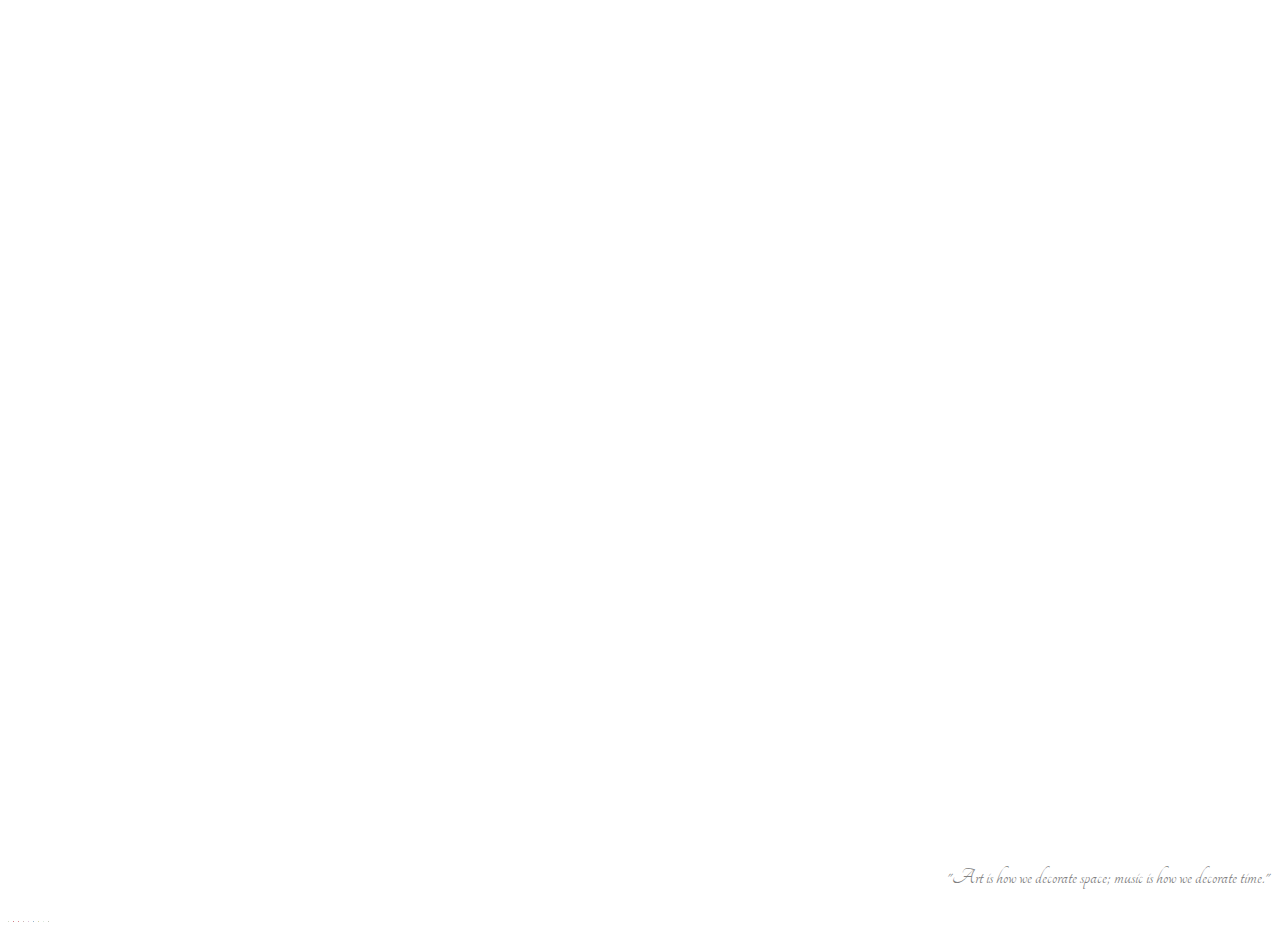
<file: florist/index.html>
<!DOCTYPE html>
<html>
<head>
	<script src="jquery-3.2.1.js" type="text/javascript"></script>
	<title>Florist</title>
	<link rel="stylesheet" type="text/css" href="style.css">
	<link href="https://fonts.googleapis.com/css?family=Tangerine" rel="stylesheet">
</head>
<body>
	<div class="container">
		<canvas id="matharea">
		</canvas>
		<p>"Art is how we decorate space; music is how we decorate time."</p>
	</div> 
	<script src="js.js"></script>
	<div id="preloader">
	<img src="flowers/0.png" width="1" height="1" />
	<img src="flowers/1.png" width="1" height="1" />
	<img src="flowers/2.png" width="1" height="1" />
	<img src="flowers/3.png" width="1" height="1" />
	<img src="flowers/4.png" width="1" height="1" />
	<img src="flowers/5.png" width="1" height="1" />
	<img src="flowers/6.png" width="1" height="1" />
	<img src="flowers/7.png" width="1" height="1" />
	<img src="flowers/8.png" width="1" height="1" />
</div>

</body>
</html>
</file>
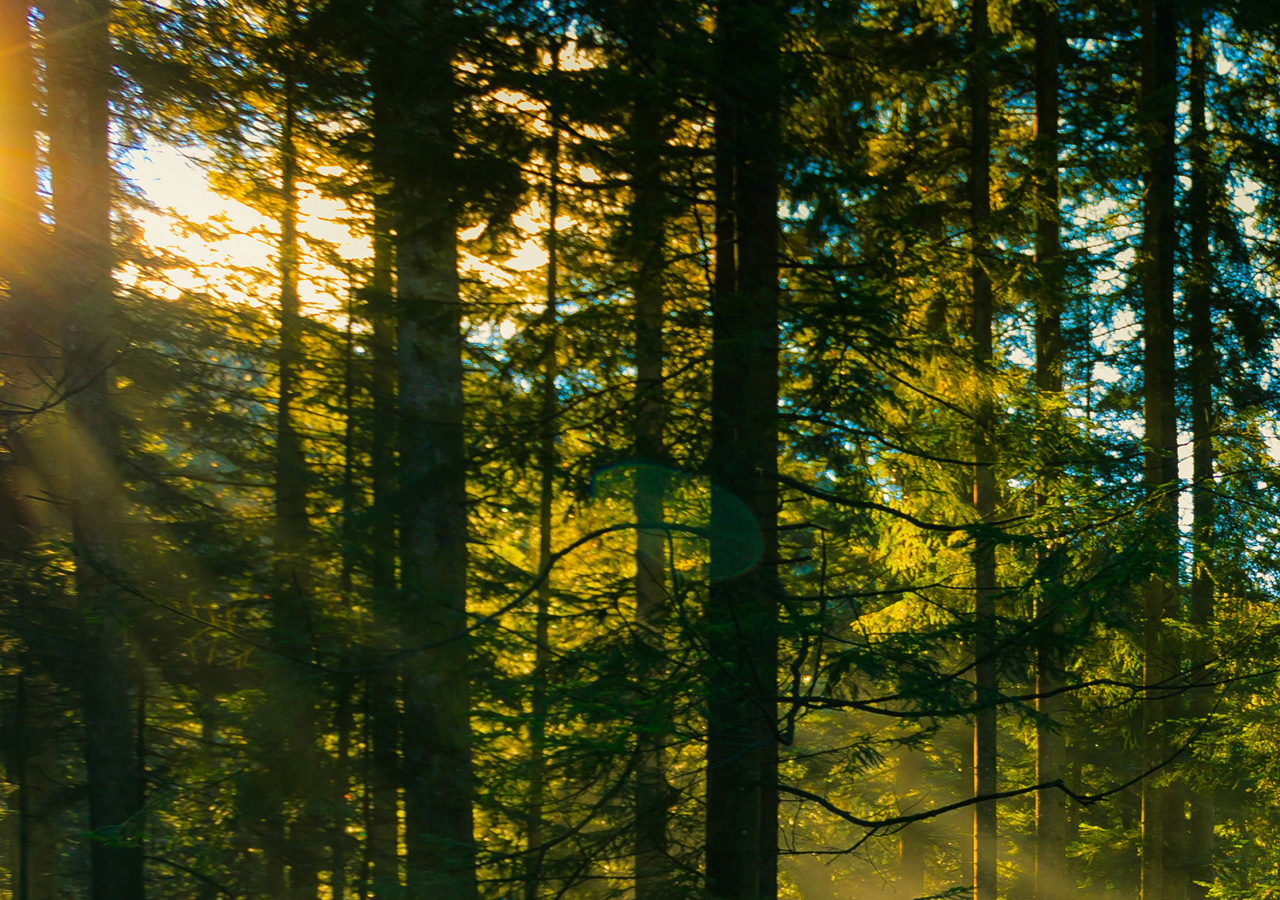
<file: forest/index.html>
<html>
<head>
	<title>Twitter Forest</title>
	<link rel="stylesheet" type="text/css" href="style.css">
	<script src="jquery-3.2.1.js" type="text/javascript"></script>
</head>
<body>
	<div><p id="data"></p></div>
	<script src="js.js"></script>
</body>
</html>
</file>
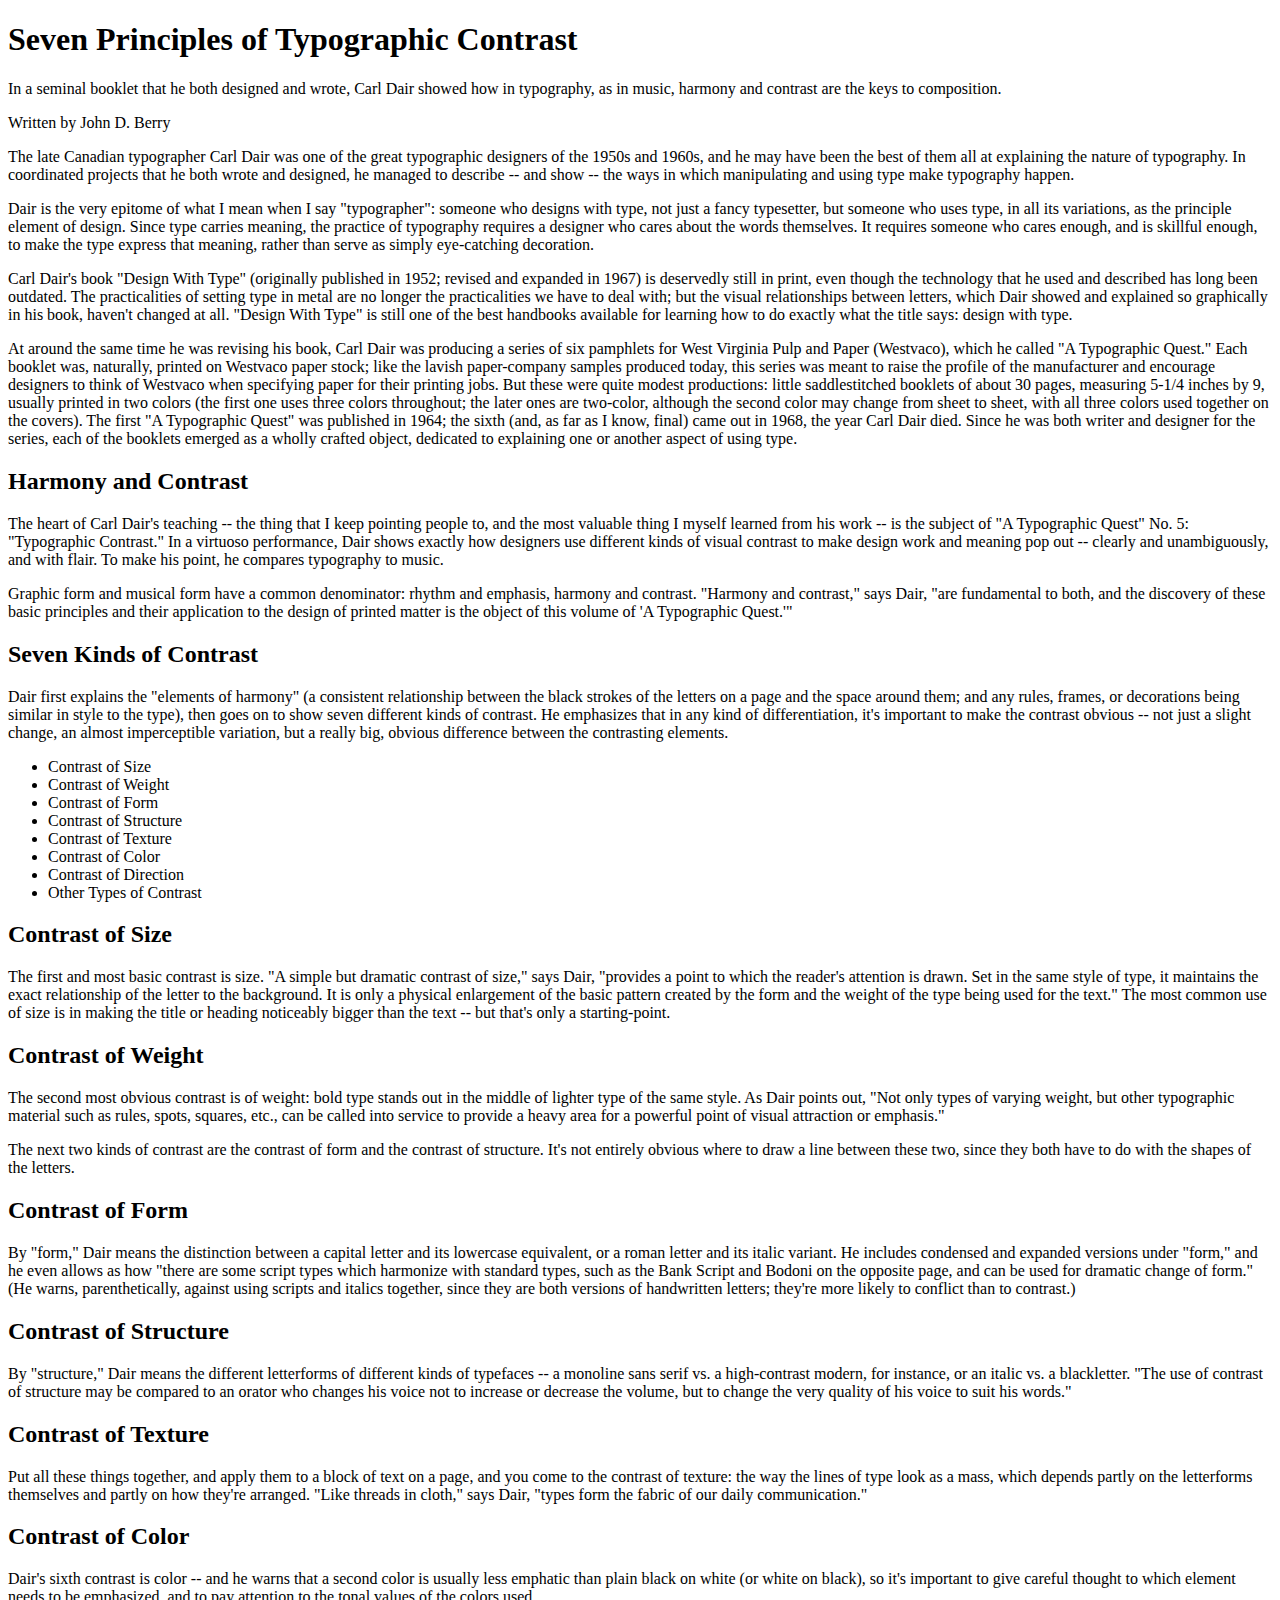
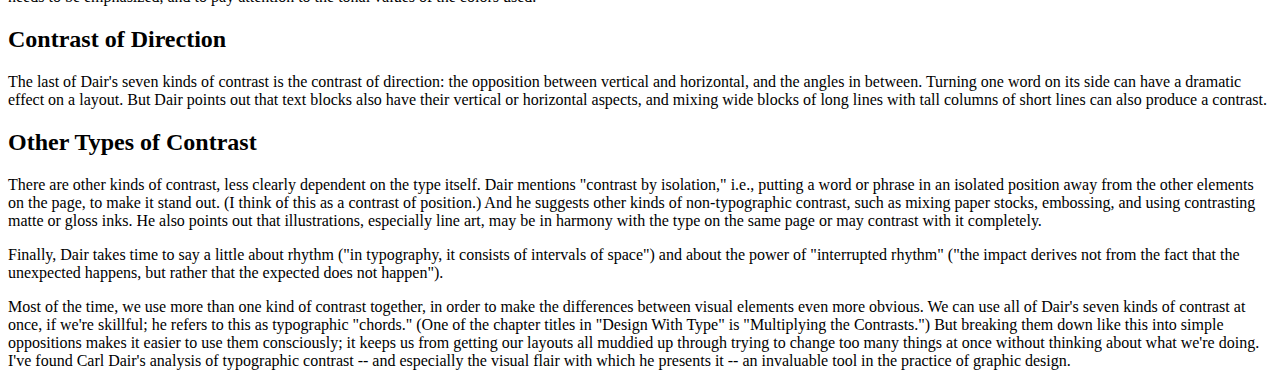
<file: exercises/exercise1/index.html>
<!DOCTYPE html>
<html lang="en">
    <head>
    	<meta http-equiv="x-ua-compatible" content="ie=edge">
        <meta charset="utf-8"> 
       	<meta name="viewport" content="width=device-width, initial-scale=1">
        <title>Web Title</title>
    </head>
    <body>
    	<h1>Seven Principles of Typographic Contrast</h1>
		<p>In a seminal booklet that he both designed and wrote, Carl Dair showed how in typography, as in music, harmony and contrast are the keys to composition.</p>

		<p>Written by John D. Berry</p>

		<p>The late Canadian typographer Carl Dair was one of the great typographic designers of the 1950s and 1960s, and he may have been the best of them all at explaining the nature of typography. In coordinated projects that he both wrote and designed, he managed to describe -- and show -- the ways in which manipulating and using type make typography happen.</p>

		<p>Dair is the very epitome of what I mean when I say "typographer": someone who designs with type, not just a fancy typesetter, but someone who uses type, in all its variations, as the principle element of design. Since type carries meaning, the practice of typography requires a designer who cares about the words themselves. It requires someone who cares enough, and is skillful enough, to make the type express that meaning, rather than serve as simply eye-catching decoration.</p>

		<p>Carl Dair's book "Design With Type" (originally published in 1952; revised and expanded in 1967) is deservedly still in print, even though the technology that he used and described has long been outdated. The practicalities of setting type in metal are no longer the practicalities we have to deal with; but the visual relationships between letters, which Dair showed and explained so graphically in his book, haven't changed at all. "Design With Type" is still one of the best handbooks available for learning how to do exactly what the title says: design with type.</p>

		<p>At around the same time he was revising his book, Carl Dair was producing a series of six pamphlets for West Virginia Pulp and Paper (Westvaco), which he called "A Typographic Quest." Each booklet was, naturally, printed on Westvaco paper stock; like the lavish paper-company samples produced today, this series was meant to raise the profile of the manufacturer and encourage designers to think of Westvaco when specifying paper for their printing jobs. But these were quite modest productions: little saddlestitched booklets of about 30 pages, measuring 5-1/4 inches by 9, usually printed in two colors (the first one uses three colors throughout; the later ones are two-color, although the second color may change from sheet to sheet, with all three colors used together on the covers). The first "A Typographic Quest" was published in 1964; the sixth (and, as far as I know, final) came out in 1968, the year Carl Dair died. Since he was both writer and designer for the series, each of the booklets emerged as a wholly crafted object, dedicated to explaining one or another aspect of using type.<p>

		<h2>Harmony and Contrast</h2>

		<p>The heart of Carl Dair's teaching -- the thing that I keep pointing people to, and the most valuable thing I myself learned from his work -- is the subject of "A Typographic Quest" No. 5: "Typographic Contrast." In a virtuoso performance, Dair shows exactly how designers use different kinds of visual contrast to make design work and meaning pop out -- clearly and unambiguously, and with flair. To make his point, he compares typography to music.</p>

		<p>Graphic form and musical form have a common denominator: rhythm and emphasis, harmony and contrast. "Harmony and contrast," says Dair, "are fundamental to both, and the discovery of these basic principles and their application to the design of printed matter is the object of this volume of 'A Typographic Quest.'"</p>

		<h2>Seven Kinds of Contrast</h2>

		<p>Dair first explains the "elements of harmony" (a consistent relationship between the black strokes of the letters on a page and the space around them; and any rules, frames, or decorations being similar in style to the type), then goes on to show seven different kinds of contrast. He emphasizes that in any kind of differentiation, it's important to make the contrast obvious -- not just a slight change, an almost imperceptible variation, but a really big, obvious difference between the contrasting elements.</p>

		<ul>
		<li>Contrast of Size</li>
		<li>Contrast of Weight</li>
		<li>Contrast of Form</li>
		<li>Contrast of Structure</li>
		<li>Contrast of Texture</li>
		<li>Contrast of Color</li>
		<li>Contrast of Direction</li>
		<li>Other Types of Contrast</li>
		</ul>

		<h2>Contrast of Size</h2>

		<p>The first and most basic contrast is size. "A simple but dramatic contrast of size," says Dair, "provides a point to which the reader's attention is drawn. Set in the same style of type, it maintains the exact relationship of the letter to the background. It is only a physical enlargement of the basic pattern created by the form and the weight of the type being used for the text." The most common use of size is in making the title or heading noticeably bigger than the text -- but that's only a starting-point.</p>

		<h2>Contrast of Weight</h2>

		<p>The second most obvious contrast is of weight: bold type stands out in the middle of lighter type of the same style. As Dair points out, "Not only types of varying weight, but other typographic material such as rules, spots, squares, etc., can be called into service to provide a heavy area for a powerful point of visual attraction or emphasis."<p>

		<p>The next two kinds of contrast are the contrast of form and the contrast of structure. It's not entirely obvious where to draw a line between these two, since they both have to do with the shapes of the letters.</p>


		<h2>Contrast of Form</h2>

		<p>By "form," Dair means the distinction between a capital letter and its lowercase equivalent, or a roman letter and its italic variant. He includes condensed and expanded versions under "form," and he even allows as how "there are some script types which harmonize with standard types, such as the Bank Script and Bodoni on the opposite page, and can be used for dramatic change of form." (He warns, parenthetically, against using scripts and italics together, since they are both versions of handwritten letters; they're more likely to conflict than to contrast.)</p>

<h2>Contrast of Structure</h2>

<p>By "structure," Dair means the different letterforms of different kinds of typefaces -- a monoline sans serif vs. a high-contrast modern, for instance, or an italic vs. a blackletter. "The use of contrast of structure may be compared to an orator who changes his voice not to increase or decrease the volume, but to change the very quality of his voice to suit his words."</p>

<h2>Contrast of Texture</h2>

<p>Put all these things together, and apply them to a block of text on a page, and you come to the contrast of texture: the way the lines of type look as a mass, which depends partly on the letterforms themselves and partly on how they're arranged. "Like threads in cloth," says Dair, "types form the fabric of our daily communication."</p>


<h2>Contrast of Color</h2>

<p>Dair's sixth contrast is color -- and he warns that a second color is usually less emphatic than plain black on white (or white on black), so it's important to give careful thought to which element needs to be emphasized, and to pay attention to the tonal values of the colors used.</p>

<h2>Contrast of Direction</h2>

<p>The last of Dair's seven kinds of contrast is the contrast of direction: the opposition between vertical and horizontal, and the angles in between. Turning one word on its side can have a dramatic effect on a layout. But Dair points out that text blocks also have their vertical or horizontal aspects, and mixing wide blocks of long lines with tall columns of short lines can also produce a contrast.</p>

<h2>Other Types of Contrast</h2>

<p>There are other kinds of contrast, less clearly dependent on the type itself. Dair mentions "contrast by isolation," i.e., putting a word or phrase in an isolated position away from the other elements on the page, to make it stand out. (I think of this as a contrast of position.) And he suggests other kinds of non-typographic contrast, such as mixing paper stocks, embossing, and using contrasting matte or gloss inks. He also points out that illustrations, especially line art, may be in harmony with the type on the same page or may contrast with it completely.</p>

<p>Finally, Dair takes time to say a little about rhythm ("in typography, it consists of intervals of space") and about the power of "interrupted rhythm" ("the impact derives not from the fact that the unexpected happens, but rather that the expected does not happen").</p>

<p>Most of the time, we use more than one kind of contrast together, in order to make the differences between visual elements even more obvious. We can use all of Dair's seven kinds of contrast at once, if we're skillful; he refers to this as typographic "chords." (One of the chapter titles in "Design With Type" is "Multiplying the Contrasts.") But breaking them down like this into simple oppositions makes it easier to use them consciously; it keeps us from getting our layouts all muddied up through trying to change too many things at once without thinking about what we're doing. I've found Carl Dair's analysis of typographic contrast -- and especially the visual flair with which he presents it -- an invaluable tool in the practice of graphic design.</p>
    </body>
</html>
</file>
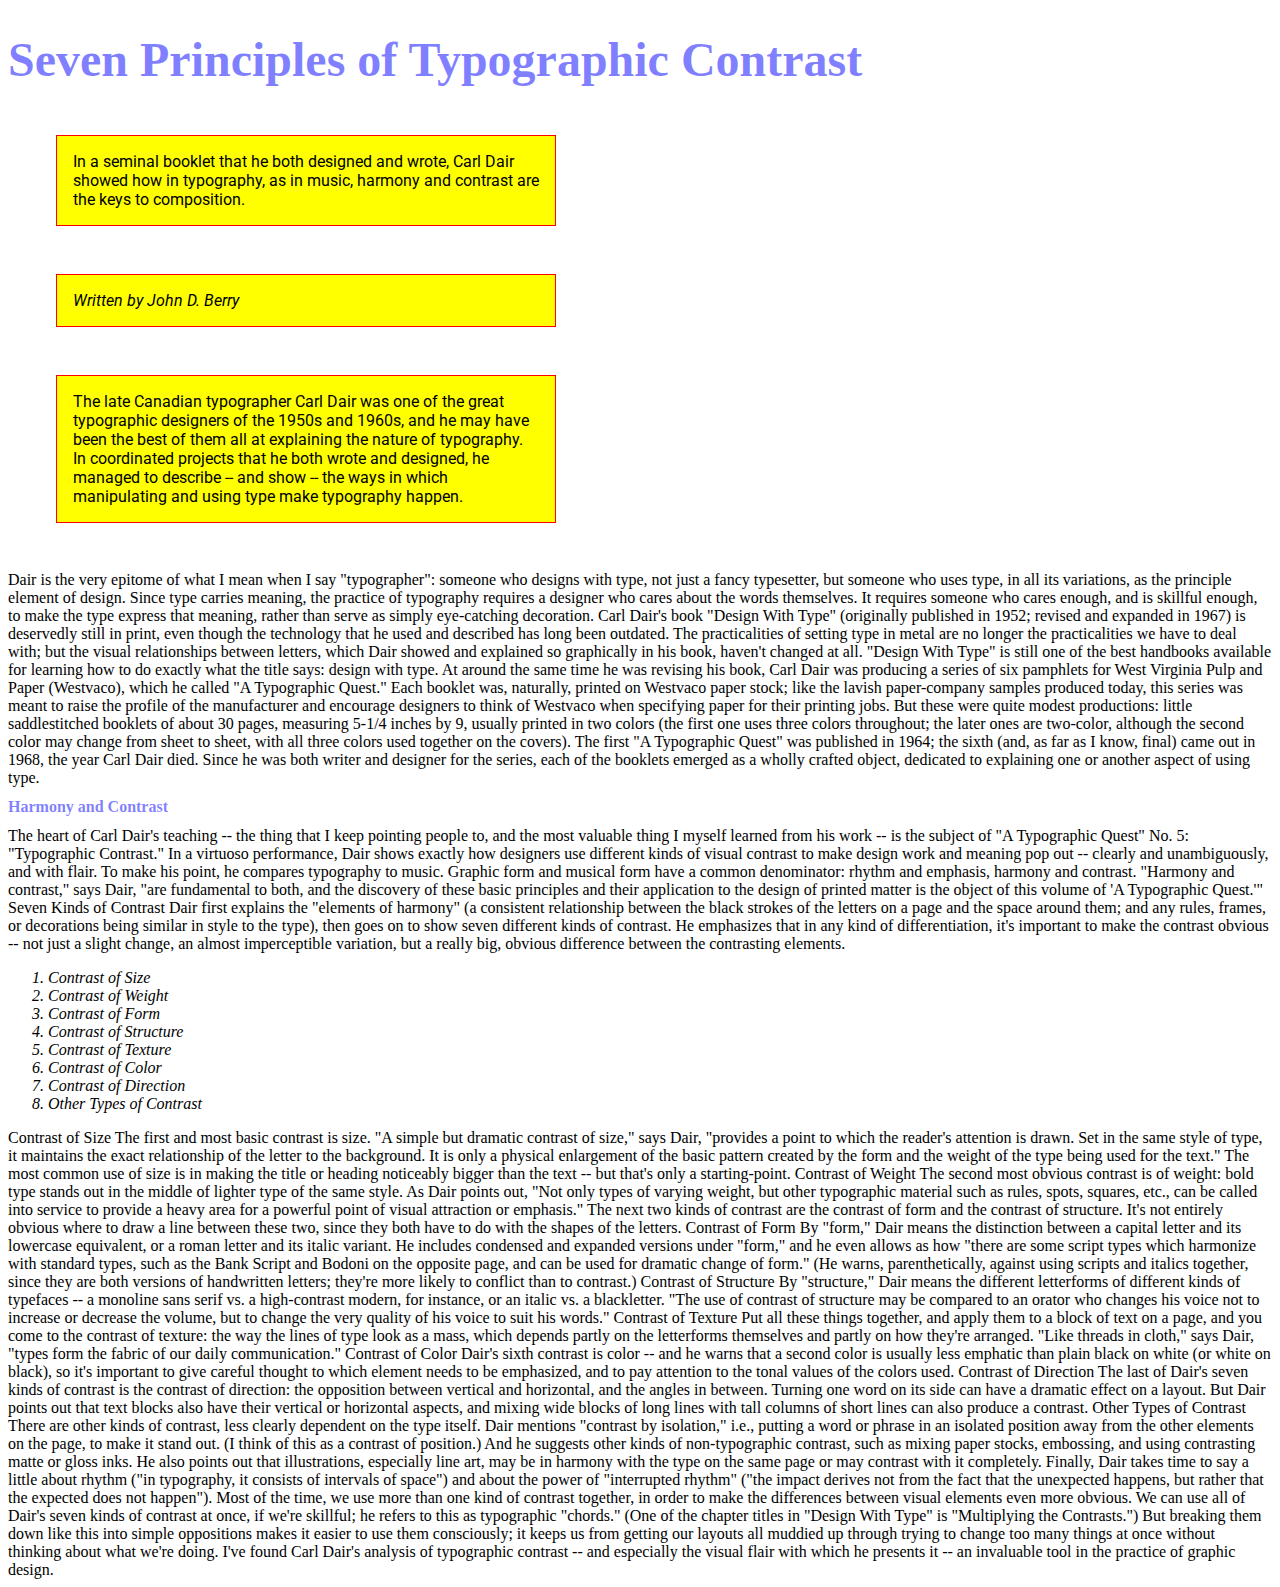
<file: exercises/exercise2/index.html>
<!DOCTYPE html>
<html lang="en">
    <head>
    	<meta http-equiv="x-ua-compatible" content="ie=edge">
        <meta charset="utf-8"> 
       	<meta name="viewport" content="width=device-width, initial-scale=1">
       	<link rel="stylesheet" type="text/css" href="style.css">
        <title>Webpage Title</title>
    </head>
    <body>
    	<h1 id="title">Seven Principles of Typographic Contrast</h1>

    	<p>In a seminal booklet that he both designed and wrote, Carl Dair showed how in typography, as in music, harmony and contrast are the keys to composition.</p>

		<p class="italics">Written by John D. Berry</p>

<p>The late Canadian typographer Carl Dair was one of the great typographic designers of the 1950s and 1960s, and he may have been the best of them all at explaining the nature of typography. In coordinated projects that he both wrote and designed, he managed to describe -- and show -- the ways in which manipulating and using type make typography happen.</p>

Dair is the very epitome of what I mean when I say "typographer": someone who designs with type, not just a fancy typesetter, but someone who uses type, in all its variations, as the principle element of design. Since type carries meaning, the practice of typography requires a designer who cares about the words themselves. It requires someone who cares enough, and is skillful enough, to make the type express that meaning, rather than serve as simply eye-catching decoration.

Carl Dair's book "Design With Type" (originally published in 1952; revised and expanded in 1967) is deservedly still in print, even though the technology that he used and described has long been outdated. The practicalities of setting type in metal are no longer the practicalities we have to deal with; but the visual relationships between letters, which Dair showed and explained so graphically in his book, haven't changed at all. "Design With Type" is still one of the best handbooks available for learning how to do exactly what the title says: design with type.

At around the same time he was revising his book, Carl Dair was producing a series of six pamphlets for West Virginia Pulp and Paper (Westvaco), which he called "A Typographic Quest." Each booklet was, naturally, printed on Westvaco paper stock; like the lavish paper-company samples produced today, this series was meant to raise the profile of the manufacturer and encourage designers to think of Westvaco when specifying paper for their printing jobs. But these were quite modest productions: little saddlestitched booklets of about 30 pages, measuring 5-1/4 inches by 9, usually printed in two colors (the first one uses three colors throughout; the later ones are two-color, although the second color may change from sheet to sheet, with all three colors used together on the covers). The first "A Typographic Quest" was published in 1964; the sixth (and, as far as I know, final) came out in 1968, the year Carl Dair died. Since he was both writer and designer for the series, each of the booklets emerged as a wholly crafted object, dedicated to explaining one or another aspect of using type.

<h1>Harmony and Contrast</h1>

The heart of Carl Dair's teaching -- the thing that I keep pointing people to, and the most valuable thing I myself learned from his work -- is the subject of "A Typographic Quest" No. 5: "Typographic Contrast." In a virtuoso performance, Dair shows exactly how designers use different kinds of visual contrast to make design work and meaning pop out -- clearly and unambiguously, and with flair. To make his point, he compares typography to music.

Graphic form and musical form have a common denominator: rhythm and emphasis, harmony and contrast. "Harmony and contrast," says Dair, "are fundamental to both, and the discovery of these basic principles and their application to the design of printed matter is the object of this volume of 'A Typographic Quest.'"

Seven Kinds of Contrast

Dair first explains the "elements of harmony" (a consistent relationship between the black strokes of the letters on a page and the space around them; and any rules, frames, or decorations being similar in style to the type), then goes on to show seven different kinds of contrast. He emphasizes that in any kind of differentiation, it's important to make the contrast obvious -- not just a slight change, an almost imperceptible variation, but a really big, obvious difference between the contrasting elements.

	<ol class="italics">
		<li>Contrast of Size</li>
		<li>Contrast of Weight</li>
		<li>Contrast of Form</li>
		<li>Contrast of Structure</li>
		<li>Contrast of Texture</li>
		<li>Contrast of Color</li>
		<li>Contrast of Direction</li>
		<li>Other Types of Contrast</li>
	</ol>

Contrast of Size

The first and most basic contrast is size. "A simple but dramatic contrast of size," says Dair, "provides a point to which the reader's attention is drawn. Set in the same style of type, it maintains the exact relationship of the letter to the background. It is only a physical enlargement of the basic pattern created by the form and the weight of the type being used for the text." The most common use of size is in making the title or heading noticeably bigger than the text -- but that's only a starting-point.

Contrast of Weight

The second most obvious contrast is of weight: bold type stands out in the middle of lighter type of the same style. As Dair points out, "Not only types of varying weight, but other typographic material such as rules, spots, squares, etc., can be called into service to provide a heavy area for a powerful point of visual attraction or emphasis."

The next two kinds of contrast are the contrast of form and the contrast of structure. It's not entirely obvious where to draw a line between these two, since they both have to do with the shapes of the letters.


Contrast of Form

By "form," Dair means the distinction between a capital letter and its lowercase equivalent, or a roman letter and its italic variant. He includes condensed and expanded versions under "form," and he even allows as how "there are some script types which harmonize with standard types, such as the Bank Script and Bodoni on the opposite page, and can be used for dramatic change of form." (He warns, parenthetically, against using scripts and italics together, since they are both versions of handwritten letters; they're more likely to conflict than to contrast.)

Contrast of Structure

By "structure," Dair means the different letterforms of different kinds of typefaces -- a monoline sans serif vs. a high-contrast modern, for instance, or an italic vs. a blackletter. "The use of contrast of structure may be compared to an orator who changes his voice not to increase or decrease the volume, but to change the very quality of his voice to suit his words."

Contrast of Texture

Put all these things together, and apply them to a block of text on a page, and you come to the contrast of texture: the way the lines of type look as a mass, which depends partly on the letterforms themselves and partly on how they're arranged. "Like threads in cloth," says Dair, "types form the fabric of our daily communication."


Contrast of Color

Dair's sixth contrast is color -- and he warns that a second color is usually less emphatic than plain black on white (or white on black), so it's important to give careful thought to which element needs to be emphasized, and to pay attention to the tonal values of the colors used.

Contrast of Direction

The last of Dair's seven kinds of contrast is the contrast of direction: the opposition between vertical and horizontal, and the angles in between. Turning one word on its side can have a dramatic effect on a layout. But Dair points out that text blocks also have their vertical or horizontal aspects, and mixing wide blocks of long lines with tall columns of short lines can also produce a contrast.

Other Types of Contrast

There are other kinds of contrast, less clearly dependent on the type itself. Dair mentions "contrast by isolation," i.e., putting a word or phrase in an isolated position away from the other elements on the page, to make it stand out. (I think of this as a contrast of position.) And he suggests other kinds of non-typographic contrast, such as mixing paper stocks, embossing, and using contrasting matte or gloss inks. He also points out that illustrations, especially line art, may be in harmony with the type on the same page or may contrast with it completely.

Finally, Dair takes time to say a little about rhythm ("in typography, it consists of intervals of space") and about the power of "interrupted rhythm" ("the impact derives not from the fact that the unexpected happens, but rather that the expected does not happen").

Most of the time, we use more than one kind of contrast together, in order to make the differences between visual elements even more obvious. We can use all of Dair's seven kinds of contrast at once, if we're skillful; he refers to this as typographic "chords." (One of the chapter titles in "Design With Type" is "Multiplying the Contrasts.") But breaking them down like this into simple oppositions makes it easier to use them consciously; it keeps us from getting our layouts all muddied up through trying to change too many things at once without thinking about what we're doing. I've found Carl Dair's analysis of typographic contrast -- and especially the visual flair with which he presents it -- an invaluable tool in the practice of graphic design.
    </body>
</html>
</file>
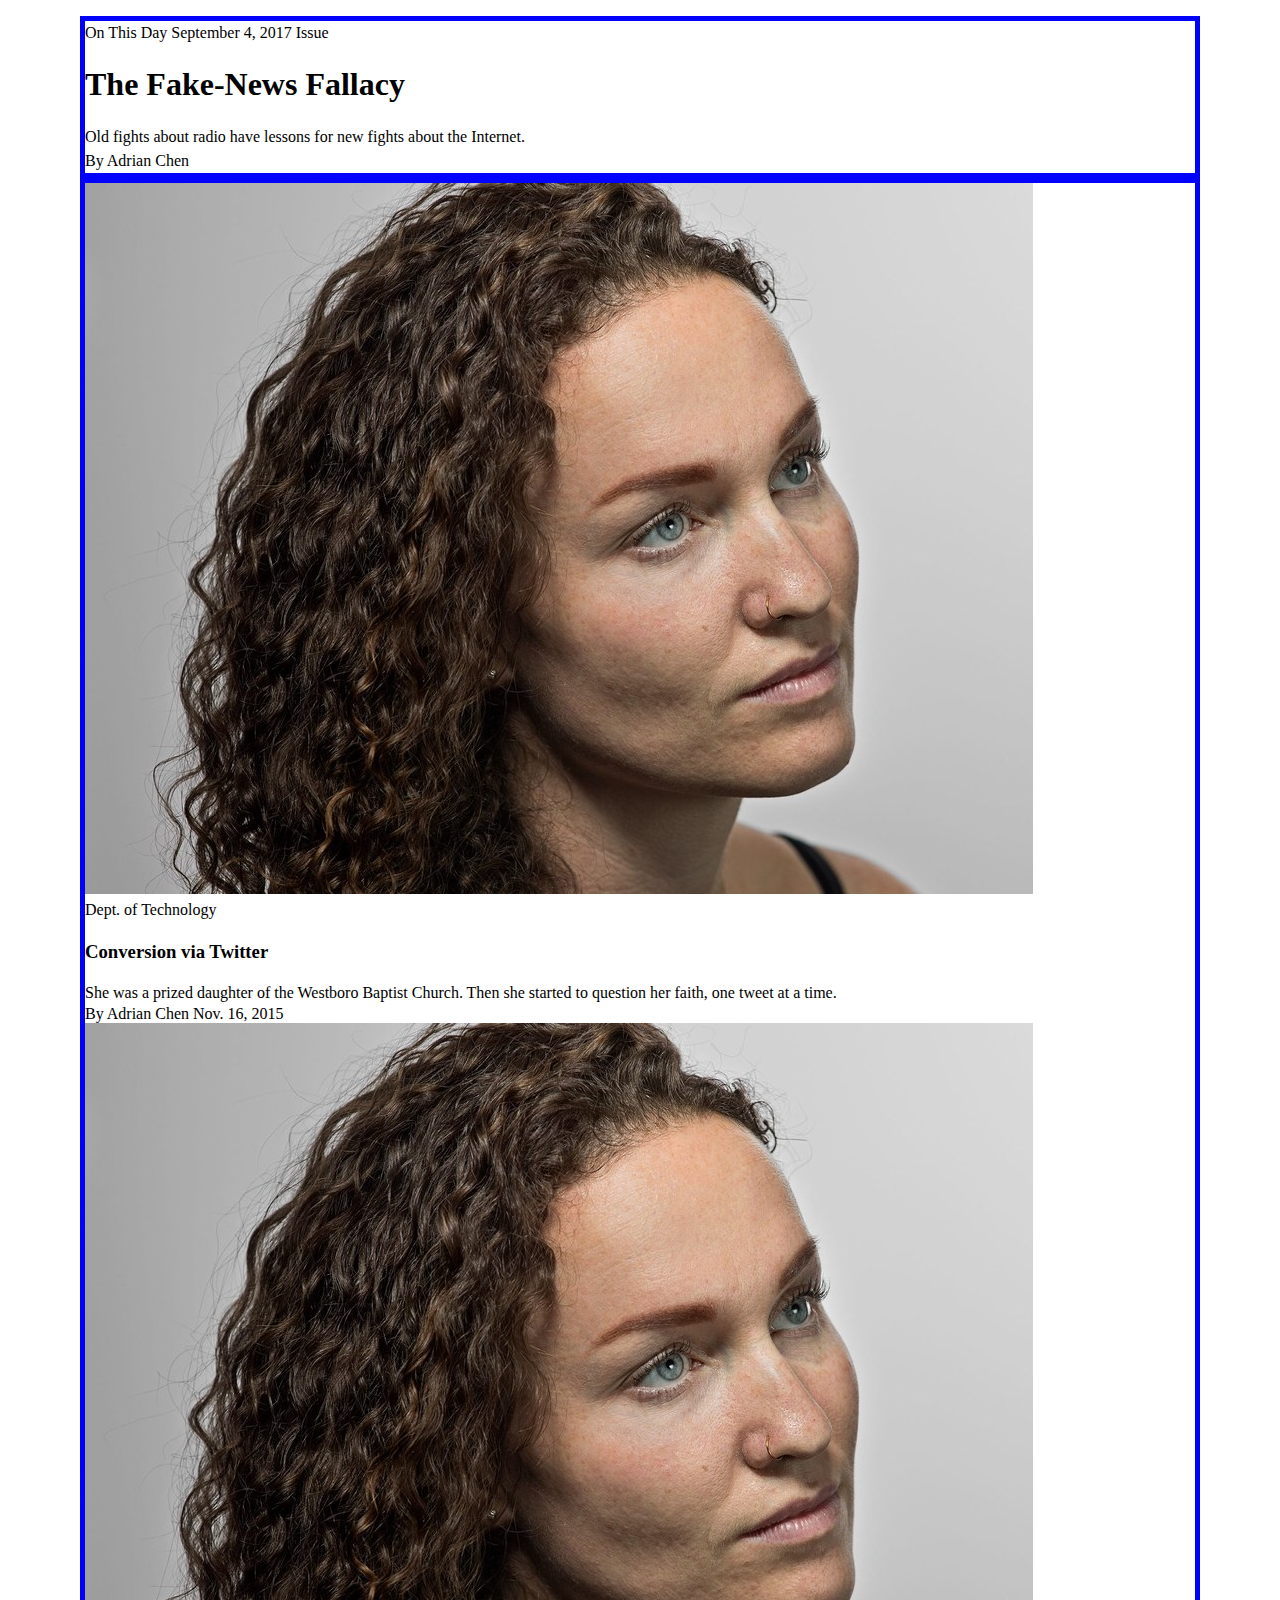
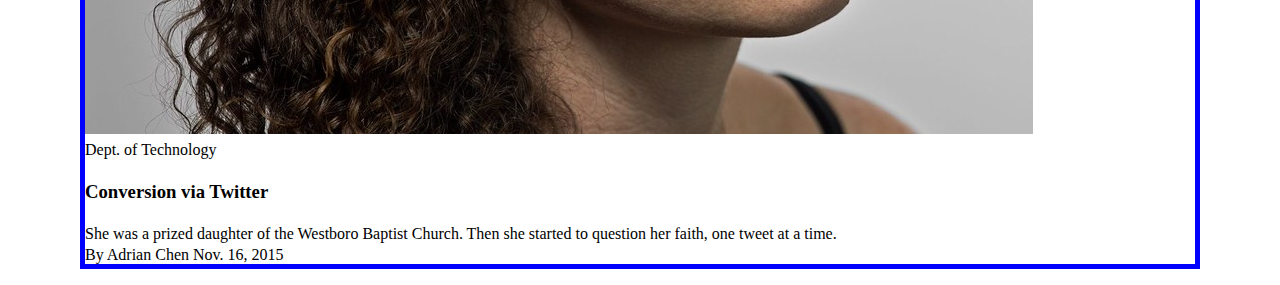
<file: exercises/exercise5/index.html>
<!DOCTYPE html>
<html lang="en">
<head>
	<meta charset="utf-8">
	<meta content="ie=edge" http-equiv="x-ua-compatible">
	<meta content="width=device-width, initial-scale=1" name="viewport">
	<title>New Yorker Article Demo</title>
	<link href="styles.css" rel="stylesheet" type="text/css">
</head>
<body>
	<header>

	</header>
	<section class="hero">
		<div class="text">
			<div>
				<p class="info">On This Day September 4, 2017 Issue</p>
				<h1>The Fake-News Fallacy</h1>
				<p class="subtitle">Old fights about radio have lessons for new fights about the Internet.</p>
				<p class="byline">By Adrian Chen</p>
			</div>
		</div>
		<div class="feature-img">

		</div>
	</section>

	<section class="more-articles">
		<article>
			<div class="article-image">
				<img src="img/img1.jpg">
			</div>
			<p class="category">Dept. of Technology</p>
			<h3>Conversion via Twitter</h3>
			<p>She was a prized daughter of the Westboro Baptist Church. Then she started to question her faith, one tweet at a time.</p>
			<div class="details">By Adrian Chen <span class="date">Nov. 16, 2015</span></div>
		</article>
		<article>
			<div class="article-image">
				<img src="img/img1.jpg">
			</div>
			<p class="category">Dept. of Technology</p>
			<h3>Conversion via Twitter</h3>
			<p>She was a prized daughter of the Westboro Baptist Church. Then she started to question her faith, one tweet at a time.</p>
			<div class="details">By Adrian Chen <span class="date">Nov. 16, 2015</span></div>
		</article>
	</section>

</body>
</html>
</file>
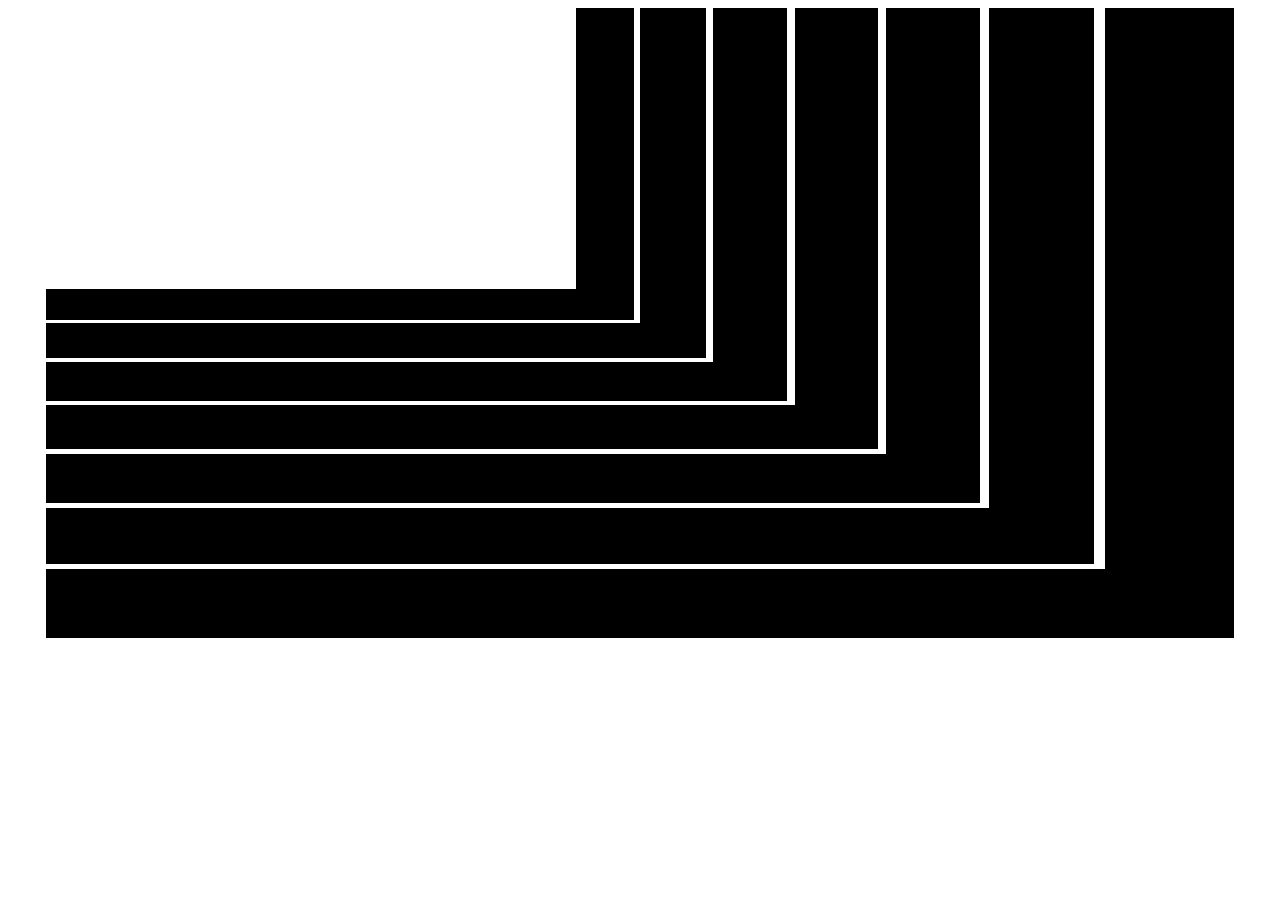
<file: exercises/exercise6/index.html>
<!DOCTYPE html>
<html>
	<head>
		<title>Exersize</title>
		<link rel="stylesheet" type="text/css" href="styles.css">
	</head>
	<body>
		<section>
			<div class="graphics">
			<div class="box" id="black">
				<div class="box" id="white">
					<div class="box" id="black">
						<div class="box" id="white">
							<div class="box" id="black">
								<div class="box" id="white">
									<div class="box" id="black">
										<div class="box" id="white">
											<div class="box" id="black">
												<div class="box" id="white">
													<div class="box" id="black">
														<div class="box" id="white">
															<div class="box" id="black">
																<div class="box" id="white">
																</div>
															</div>
														</div>
													</div>
												</div>
											</div>
										</div>
									</div>
								</div>
							</div>
						</div>
					</div>
				</div>
			</div>
			</div>
		</section>
	</body>
</html>
</file>
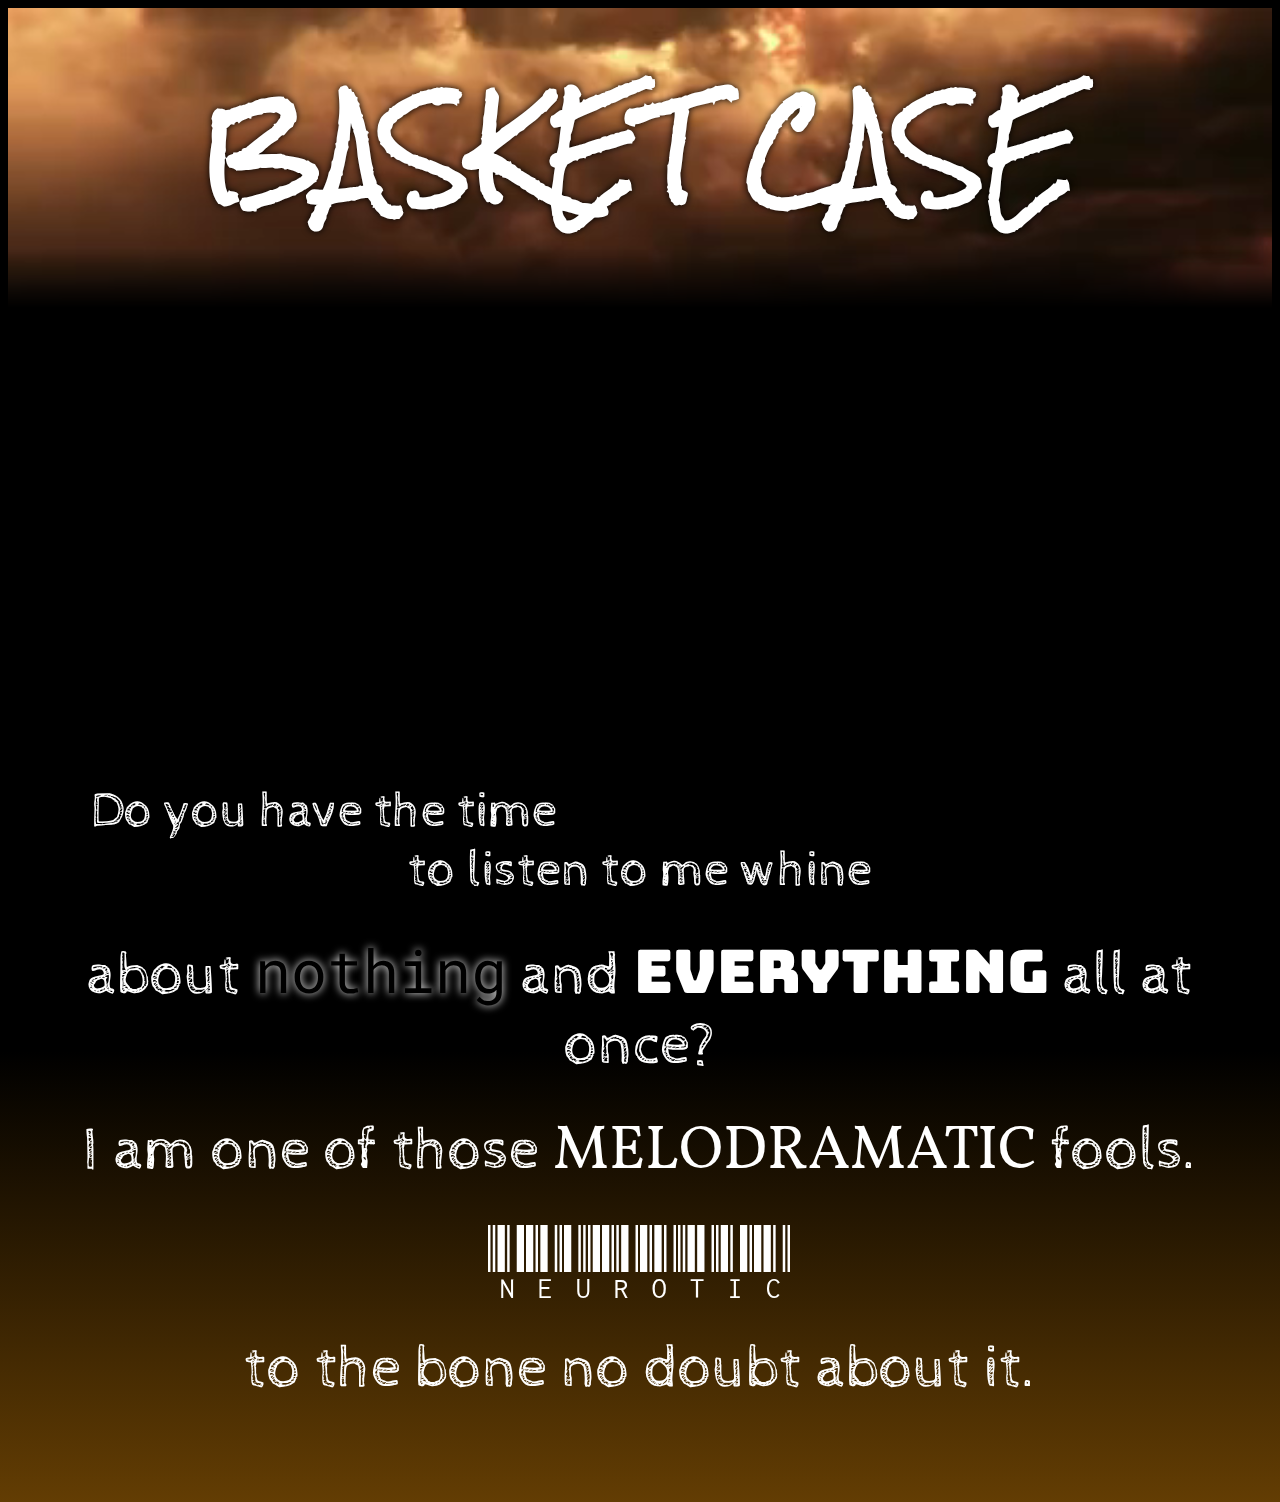
<file: song/song.html>
<!DOCTYPE html>
<html>
	<head>
		<link rel="stylesheet" type="text/css" href="style.css">
		<link href="https://fonts.googleapis.com/css?family=Rock+Salt" rel="stylesheet">
		<link href="https://fonts.googleapis.com/css?family=Roboto+Mono" rel="stylesheet">
		<link href="https://fonts.googleapis.com/css?family=Cabin+Sketch" rel="stylesheet">
		<link href="https://fonts.googleapis.com/css?family=Bungee" rel="stylesheet">
		<link href="https://fonts.googleapis.com/css?family=Vollkorn+SC" rel="stylesheet">
		<link href="https://fonts.googleapis.com/css?family=Oswald:400,300,700" rel="stylesheet">
		<link href="https://fonts.googleapis.com/css?family=Libre+Barcode+39+Text" rel="stylesheet">
		<title>BASKET CASE</title>
	</head>
	<body>
	<div class="container">
		<div class="videoContainer">
	    <video class=id="bomb" width=100% autoplay loop>
	        <source src="bomb.mp4" type="video/mp4">
	    </video>
	    </div>
	    <div class="textOverlay">
			<div class="centerAligned">
				<h1>BASKET CASE</h1> 
			</div>
		</div>
	</div>
	<div class='video'>
		<iframe width="800" height="450" src="https://www.youtube.com/embed/NUTGr5t3MoY" frameborder="0" allowfullscreen></iframe>
	</div>
<div class="lyrics">
	<div class="line1">
		<p id="num1">Do you have the time</p>
		<p id="num2">to listen to me whine</p>
	</div>
	<div class="line2">
		<p>about <span id="nothing">nothing</span> and <span id="everything". class="grow">everything</span> all at once?
		</p>
	</div>
	<div class="line3">
		I am one of those
		<div class="rotate" id="melodramatic">MELODRAMATIC</div> fools.</div>
		<div class="line4"> 
	<div id="glitchy">Neurotic</div> to the bone no doubt about it.
	</div>
	</div>
	</body>
</html>
</file>
<file: florist/style.css>
body{
	background: white;
	left: 0px; 
	top: 0px;
	width = window.innerWidth;
	height = window.innerHeight;
}
.container{
	display: flex;
	height: 100%
    width: auto;
    margin-left: 0;
}
#matharea{
	background: white;
	left: 0px; 
	top: 0px;
	width: auto;
}
p{ 
	right: 0px; 
	bottom: 0px;
	color: grey;
	position: absolute;
	text-align: right;
	margin: 10px;
	font-size: 17pt;
	text-shadow: 0 0 6px white,0 0 6px white,0 0 6px white;
	font-family: 'Tangerine', cursive;

}
@media print {
	div#preloader, 
	div#preloader img {
		visibility: hidden;
		display: none;
		}
	}
</file>
<file: forest/style.css>
body{
	background:url("forest.jpg");
	left: 0px; 
	top: 0px;
	width = window.innerWidth;
	height = window.innerHeight;
}

#data{
	display: none;
}
</file>
<file: exercises/exercise2/style.css>
@import url('https://fonts.googleapis.com/css?family=Roboto');

h1 {
	color: rgba(0,0,255,0.5);
	font-size: 1em;
}

p {
	font-family: 'Roboto', sans-serif;
	border: 1px solid red;
	padding: 1em;
	background: yellow;
	margin: 3em;
	width: 500px;
	box-sizing: border-box;
}

.italics {
	font-style: italic;
}

#title {
	font-size: 3em;
}
</file>
<file: exercises/exercise5/styles.css>
body{
    font-family: 'Georgia', serif;
    padding: 1rem 5rem;
    margin: 0;
}


p{      
    margin: 0;
    line-height: 1.5;
}


.event{
    background: rgba(255,0,0,0.2);
    border: 3px solid tomato;
   /* above is shorthand for
    border-width: 1px;
    border-style: solid;
    border-color: tomato;*/
    padding: 1em;
    box-sizing: border-box;
}

.event img{
    width: 100%;
}

section{
    border: 5px solid blue;
}

/*Floated layout*/
#floated{
    overflow: auto;
}
#floated .event{
    float: left;
    width: 300px;
}

.tall{
    height: 500px;
}


/*Inline layout*/
#display .event{
    width: 300px;
    display: inline-block; /*or table-cell;*/
    margin: 1rem;
}


/*Flexbox layout*/
#flexbox{
    display: flex;
}

.wide{
    flex: 2;
}

.small{
    flex: 1;
}

.fixed{
    width: 200px;
    background: yellow;
}



/*CSS Grid*/

#grid{
    display: grid;
    grid-template-columns: repeat(3, 1fr);
    grid-gap: 1rem;
}

#grid .event:nth-child(7){
    grid-column-start: 2;
    grid-column-end: 4;
    display: none;
}




/*vertical centering*/
#centering{
    height: 100vh;
    background: #c8dfff;
    display: flex;
    align-items: center;
}

.box{
    width: 200px;
    height: 200px;
    background: #d3c52e;
    margin: auto;
}

li{
    display: inline-block;
    width: 300px;
}


/*li::before{
        content: '$ ';
}

h2::after{
        content: '*';
}
*/

/*Responsive Design via Media Queries*/

@media screen and (max-width: 1200px){
    #floated .event{
        width: 50%;
        background: rgba(0,255,0,0.5);
    }

    #grid .event:nth-child(7){
        display: block;
    }
}

@media screen and (max-width: 700px){
    body {
        padding: 1rem;
    }
    #floated .event{
        width: 100%;
        background: rgba(0,0,255,0.5);
    }
}
</file>
<file: exercises/exercise6/styles.css>
body{
	background: white;
}
section{
	height: 100vh;
	display: flex;
	justify-content: center;
}
.graphics{
	display: flex;
	justify-content: flex-start;
	background: black;
	height: 70%;
	width: 94%;
	overflow: hidden;
}
.box{
	width:96%;
	height: 96%;
	overflow: hidden;
}
#black{
	background: black;
  	overflow: hidden;
	width:99%;
	height: 99%;
}
#white{
    background:white;
    width:90%;
	height: 90%;
	margin-right: :1px;
	margin-bottom: :1px;
	box-sizing: border-box;

}
</file>
<file: song/style.css>
body{
	 background: linear-gradient(black 70%,#633d03);
	 padding-bottom: 60px;
}
p{
	margin: 0;
	padding: 0;
}
.container{
    width:100%;
    overflow:auto;
    display:block;
    height: 300px;
    margin-bottom: -30px;
    -webkit-mask-image: -webkit-gradient(linear, left 80%, left bottom, from(rgba(0,0,0,1)), to(rgba(0,0,0,0)));
}
.videoContainer{
    -webkit-mask-image: -webkit-gradient(linear, left 90%, left bottom, from(rgba(0,0,0,1)), to(rgba(0,0,0,0)));
}
.video{
	display: block;
	text-align:center;
	margin-top: -10px;
}
#bomb{
	margin-left: auto;
	margin-right: auto;
	left: 0;
	right: 0;
}
.textOverlay{
	position: absolute;
	top: 0;
	left: 0;
	display: flex;
	align-items: center;
	color: white;
	width: 100%;
	height: 300px;
	line-height: 150px;
}
#by{
	margin-top: -100px;
	font-size: 30px;
}
.centerAligned{
	font-size: 50px;
	margin: auto;
	text-align: center;
	font-family: 'Rock Salt', cursive;
	text-shadow: 0px 0px 7px black;
}
.lyrics{
	margin-top: 50px;
	text-align: center;
	justify-content: center;
	color: white;
	font-family:'Cabin Sketch', cursive;
}
.line1{
	font-size: 50px;
	width:100%;
	align-items: flex-start;
	margin-top: 30px;
	margin-bottom: 30px;
}
#num1{
	width: 50%;
	justify-content: left;
}
#num2{
}
.line2{
	font-size: 60px;
	margin-top: 30px;
	margin-bottom: 30px;
	padding: 0;
}
#nothing{
	font-family: 'Roboto Mono', monospace;
	color: black;
	text-shadow: 0px 0px 8px white;
}
.grow:hover
{
        -webkit-transform: scale(2);
        -ms-transform: scale(2);
        transform: scale(2);
        text-shadow: 0px 0px 30px black;
}
#everything{
	transition: transform .5s ease-in;
	font-family: 'Bungee', cursive;
	display: inline-block;
}
.line3{
	font-size: 60px;
	margin-top: 30px;
	margin-bottom: 30px;
	padding: 0;

}
#melodramatic{
	transition: transform 1s ease-in;
	display: inline-block;
	font-family: 'Vollkorn SC', serif;
}
.rotate:hover{
        -webkit-transform: rotateZ(-36deg);
        -ms-transform: rotateZ(-36deg);
        transform: rotateZ(-36deg);
        
}
#glitchy{
	font-family: 'Libre Barcode 39 Text', cursive;
	font-size: 80px;
	margin-top: 30px;
	margin-bottom: 30px;
	padding: 0;
}

.line4{
	font-size: 60px;
	margin-top: 30px;
	margin-bottom: 30px;
	padding: 0;
}
</file>
